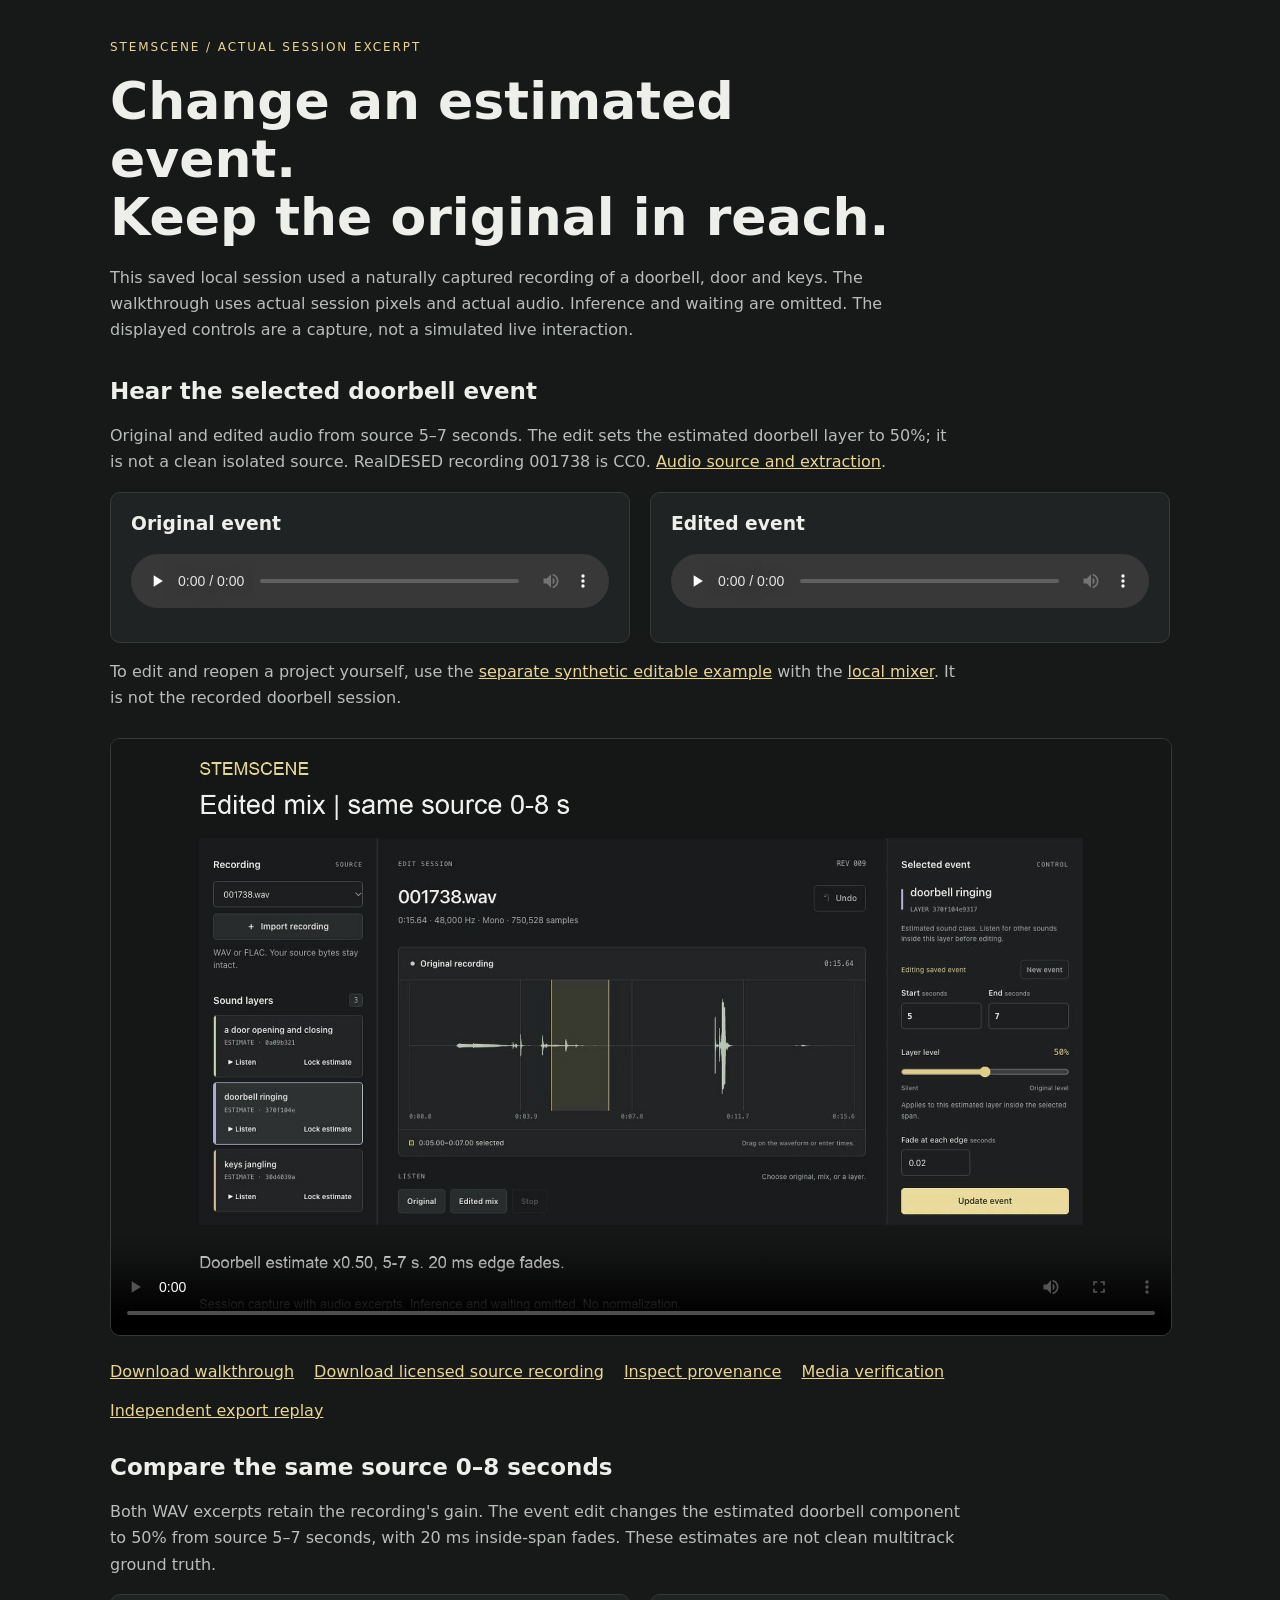
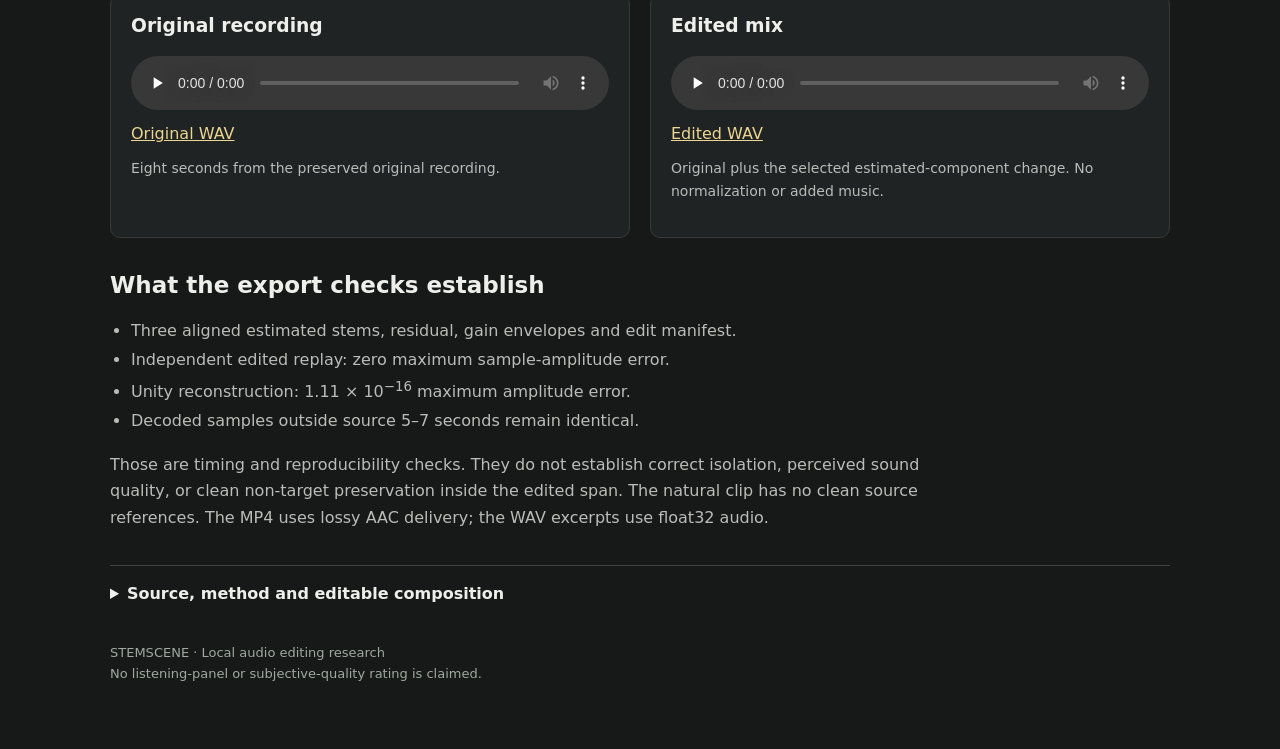
<file: docs/demo/index.html>
<!doctype html>
<html lang="en"><head><meta charset="utf-8"><meta name="viewport" content="width=device-width,initial-scale=1"><title>STEMSCENE | Captured session walkthrough</title><style>
:root{color-scheme:dark;font-family:system-ui,-apple-system,BlinkMacSystemFont,"Segoe UI",sans-serif;background:#171919;color:#eeeFEB}body{margin:0}main{max-width:1060px;margin:auto;padding:40px 24px 64px}a{color:#ead592}a:focus-visible,button:focus-visible,summary:focus-visible{outline:3px solid #ead592;outline-offset:4px}.eyebrow{font-size:12px;letter-spacing:.16em;color:#ead592}h1{font-weight:600;line-height:1.12;font-size:clamp(30px,5vw,52px);max-width:800px;margin:18px 0}h2{font-size:23px}p{line-height:1.65;color:#b9bdb9;max-width:850px}video{display:block;width:100%;background:#101212;border:1px solid #353a36;border-radius:10px;margin:26px 0}audio{width:100%;margin:10px 0}section{margin-top:34px}.comparison{display:grid;grid-template-columns:repeat(2,minmax(0,1fr));gap:20px}.panel{padding:20px;background:#202323;border:1px solid #363b36;border-radius:10px}.panel h3{margin:0 0 10px}.panel p{font-size:14px}.facts{padding-left:21px;color:#b9bdb9;line-height:1.8}details{border-top:1px solid #3c423c;padding-top:18px}summary{cursor:pointer;font-weight:600}.links{display:flex;gap:20px;flex-wrap:wrap}footer{font-size:13px;color:#a0a9a0;margin-top:40px;line-height:1.6}@media(max-width:650px){main{padding:26px 16px 42px}.comparison{grid-template-columns:1fr}}
</style></head><body><main><div class="eyebrow">STEMSCENE / ACTUAL SESSION EXCERPT</div><h1>Change an estimated event.<br>Keep the original in reach.</h1><p>This saved local session used a naturally captured recording of a doorbell, door and keys. The walkthrough uses actual session pixels and actual audio. Inference and waiting are omitted. The displayed controls are a capture, not a simulated live interaction.</p><section aria-labelledby="event-listen"><h2 id="event-listen">Hear the selected doorbell event</h2><p>Original and edited audio from source 5–7 seconds. The edit sets the estimated doorbell layer to 50%; it is not a clean isolated source. RealDESED recording 001738 is CC0. <a href="event-preview-provenance.md">Audio source and extraction</a>.</p><div class="comparison"><div class="panel"><h3>Original event</h3><audio controls preload="none" aria-label="Original doorbell event from source 5 to 7 seconds"><source src="assets/event-original.wav" type="audio/wav"></audio></div><div class="panel"><h3>Edited event</h3><audio controls preload="none" aria-label="Edited doorbell event from source 5 to 7 seconds"><source src="assets/event-edited.wav" type="audio/wav"></audio></div></div><p>To edit and reopen a project yourself, use the <a href="assets/model-free-editing.zip">separate synthetic editable example</a> with the <a href="https://github.com/nazeeh111/StemScene#try-saved-editing-without-model-setup">local mixer</a>. It is not the recorded doorbell session.</p></section><video controls preload="metadata" poster="assets/poster.jpg" aria-label="STEMSCENE captured session and original versus edited audio"><source src="assets/stemscene-walkthrough.mp4" type="video/mp4"><track kind="captions" src="assets/captions.vtt" srclang="en" label="English descriptions" default>Your browser cannot play the video. Download it below or use the WAV players.</video><div class="links"><a href="assets/stemscene-walkthrough.mp4" download>Download walkthrough</a><a href="assets/source-001738.wav" download>Download licensed source recording</a><a href="assets/demo-provenance.json">Inspect provenance</a><a href="media-verification.json">Media verification</a><a href="independent-replay.json">Independent export replay</a></div><section aria-labelledby="comparison-title"><h2 id="comparison-title">Compare the same source 0–8 seconds</h2><p>Both WAV excerpts retain the recording's gain. The event edit changes the estimated doorbell component to 50% from source 5–7 seconds, with 20 ms inside-span fades. These estimates are not clean multitrack ground truth.</p><div class="comparison"><div class="panel"><h3>Original recording</h3><audio controls preload="none" aria-label="Original recording source zero through eight seconds"><source src="assets/original-0-8s.wav" type="audio/wav"></audio><a href="assets/original-0-8s.wav" download>Original WAV</a><p>Eight seconds from the preserved original recording.</p></div><div class="panel"><h3>Edited mix</h3><audio controls preload="none" aria-label="Edited mix source zero through eight seconds"><source src="assets/edited-0-8s.wav" type="audio/wav"></audio><a href="assets/edited-0-8s.wav" download>Edited WAV</a><p>Original plus the selected estimated-component change. No normalization or added music.</p></div></div></section><section><h2>What the export checks establish</h2><ul class="facts"><li>Three aligned estimated stems, residual, gain envelopes and edit manifest.</li><li>Independent edited replay: zero maximum sample-amplitude error.</li><li>Unity reconstruction: 1.11 × 10<sup>−16</sup> maximum amplitude error.</li><li>Decoded samples outside source 5–7 seconds remain identical.</li></ul><p>Those are timing and reproducibility checks. They do not establish correct isolation, perceived sound quality, or clean non-target preservation inside the edited span. The natural clip has no clean source references. The MP4 uses lossy AAC delivery; the WAV excerpts use float32 audio.</p></section><section><details><summary>Source, method and editable composition</summary><p>Audio: RealDESED test recording 001738.wav, CC0. Event annotations and dataset metadata: Florian Schmid et al., RealDESED (2026), <a href="https://zenodo.org/records/20056072">DOI 10.5281/zenodo.20056072</a>, CC BY 4.0. This session used local AudioSep proposals and the trained v1 joint refiner. The domestic classes are outside the refiner's ESC-10 training domain.</p><p>The supplied <a href="render_demo.py">FFmpeg rendering script</a>, <a href="composition.json">composition description</a> and <a href="shotlist.md">shot list</a> retain text, crop, source ranges and timing. The captured application pixels are a still. Re-render from the actual aligned export and the supplied capture, using a fresh output folder.</p></details></section><footer>STEMSCENE · Local audio editing research<br>No listening-panel or subjective-quality rating is claimed.</footer></main></body></html>
</file>
